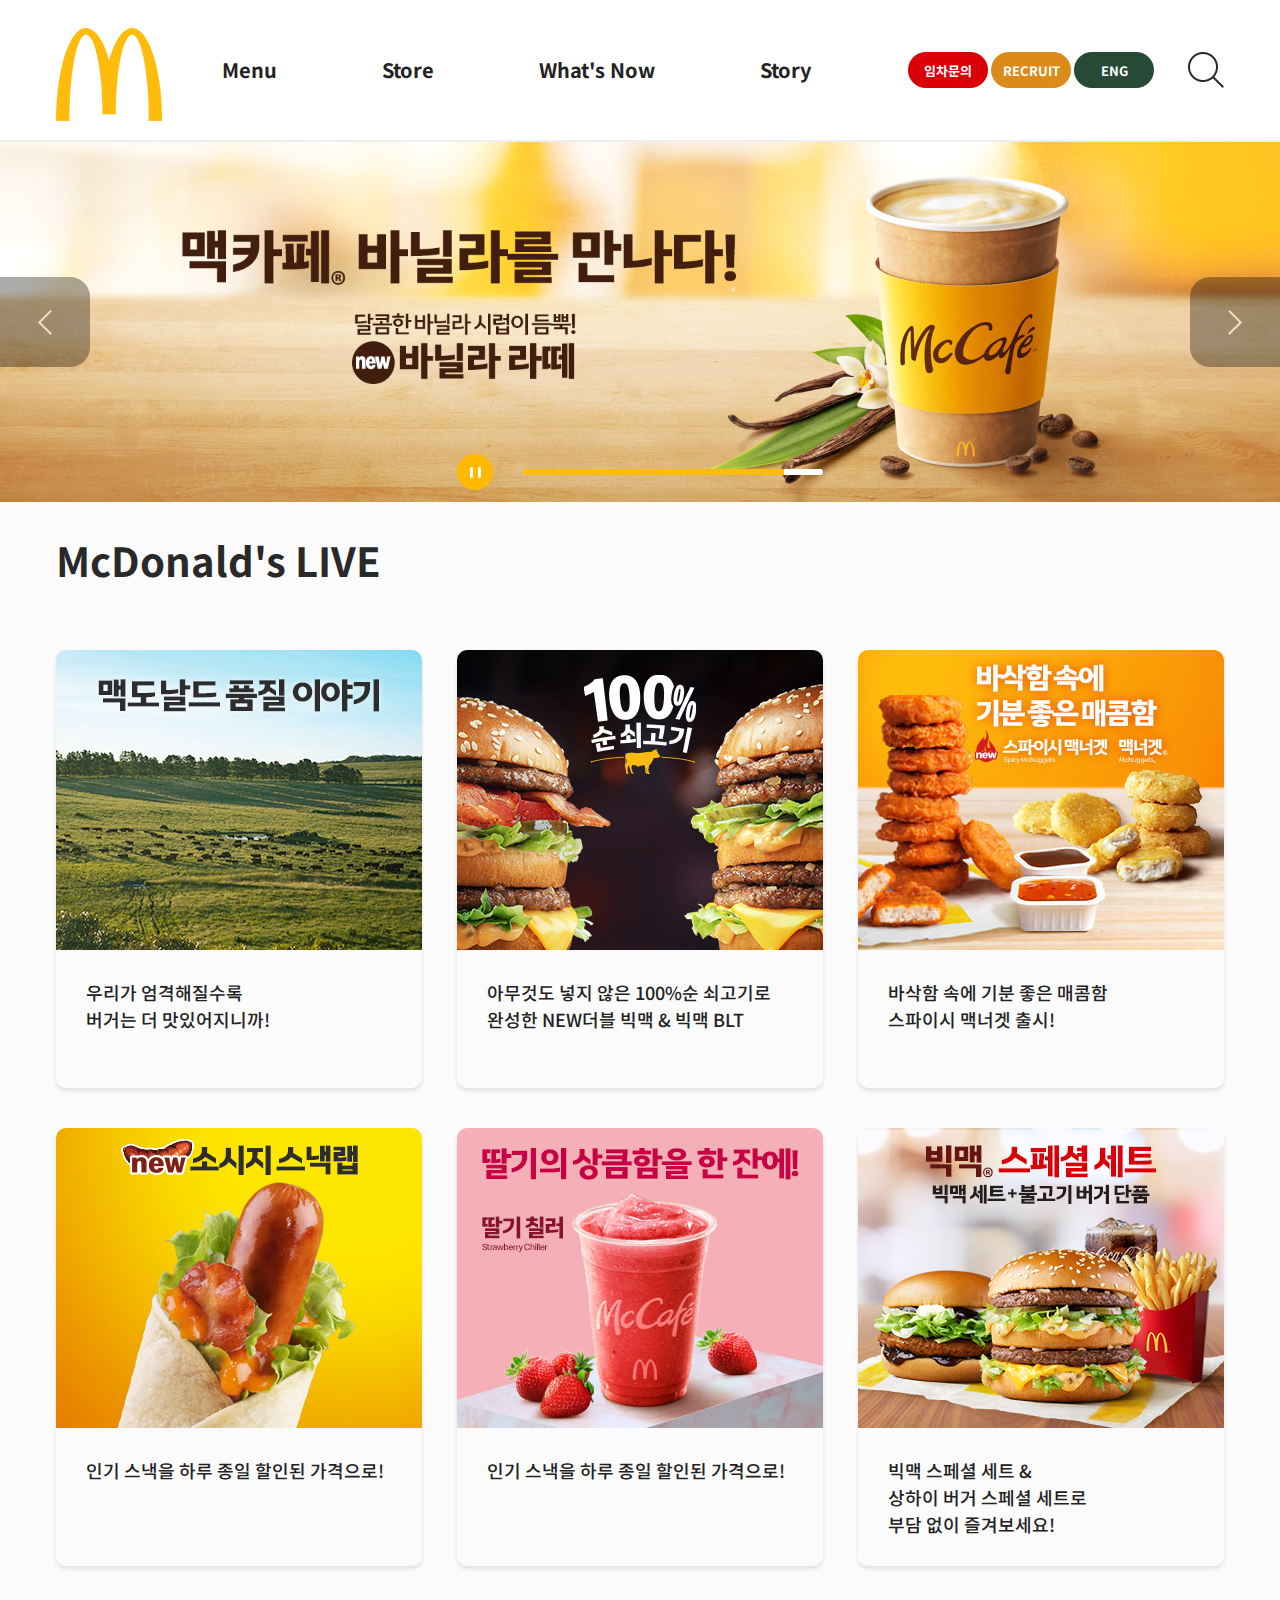
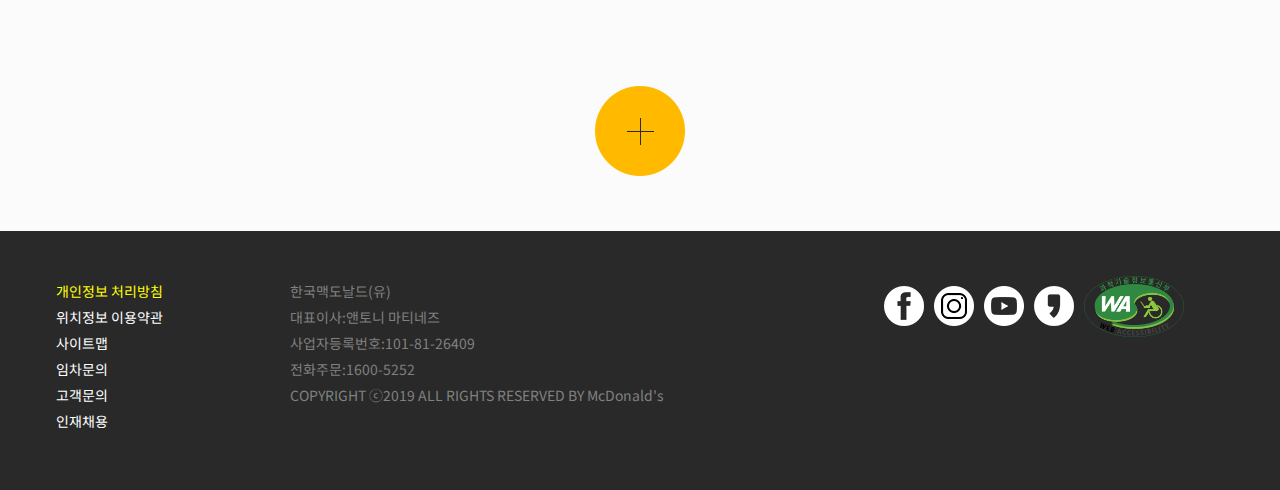
<file: mc/index.html>
<!DOCTYPE html>
<html lang="en">
<head>
    <meta charset="UTF-8">
    <meta http-equiv="X-UA-Compatible" content="IE=edge">
    <meta name="viewport" content="width=device-width, initial-scale=1.0">
    <title>Document</title>
    <link rel="stylesheet" href="css/reset.css">
    <link rel="stylesheet" href="css/style.css">
    <link rel="stylesheet" href="css/style1.css">
    <link rel="stylesheet" href="css/swiper.css">

    <script src="https://code.jquery.com/jquery-2.2.4.min.js"></script>
    <script src="js/javascript.js" defer></script>
    <script src="https://unpkg.com/swiper/swiper-bundle.min.js"></script>
</head>
<body>
    <div id="wrap">
        <div class="response">
            <div class="response-menuBar">
                <a href="#" class="logoBt" title="logoBt"><img src="./img/logo.png" alt="m-logo"></a>
                <a href="javascript:" class="barCloseBt">
                    <i class="bar bar1"></i>
                    <i class="bar bar2"></i>
                </a>
            </div>
            <div class="response-menu">
                <ul>
                    <li><a href="#" class="mainBt" title="Menu">Menu</a>
                        <ul>
                            <li><a href="#">버거</a></li>
                            <li><a href="#">맥런치</a></li>
                            <li><a href="#">맥모닝</a></li>
                            <li><a href="#">해피 스낵</a></li>
                            <li><a href="#">사이드 & 디저트</a></li>
                            <li><a href="#">맥카페 & 음료</a></li>
                            <li><a href="#">해피밀</a></li>
                        </ul>
                    </li>
                    <li><a  href="#" class="mainBt" title="Store">Store</a>
                        <ul>
                            <li><a href="#">매장찾기</a></li>
                            <li><a href="#">맥딜리버리</a></li>
                            <li><a href="#">맥드라이브</a></li>
                            <li><a href="#">임차문의</a></li>
                        </ul>
                    </li>
                    <li><a href="#" class="mainBt" title="What's New">What's New</a>
                        <ul>
                            <li><a href="#">프로모션</a></li>
                            <li><a href="#">새로운 소식</a></li>
                            <li><a href="#">이달의 해피밀</a></li>
                        </ul>
                    </li>
                    <li><a  href="#" class="mainBt" title="Story">Story</a>
                        <ul>
                            <li><a href="#">브랜드 소개</a></li>
                            <li><a href="#">사회적 책임과 지원</a></li>
                            <li><a href="#">맥도날드 품질 이야기</a></li>
                            <li><a href="#">맥도날드 사람들</a></li>
                        </ul>
                    </li>
                </ul>
            </div>
        </div>
        <div id="header">
            <div class="header-inner cf">
                <div class="logo">
                    <a href="#"><img src="./img/logo.png" alt="로고"></a>
                </div>
                <div class="bar">
                    <span class="bar1"></span>
                    <span class="bar2"></span>
                    <span class="bar3"></span>
                </div>
                <div class="delivery">
                    <a href="#">딜리버리</a>
                </div>
                <div class="nav">
                    <div class="menu">
                        <div class="bg"></div>
                        <ul class="cf">
                            <li><a href="#">Menu</a>
                                <ul class="cf2">
                                    <li><a href="#">버거</a></li>
                                    <li><a href="#">맥런치</a></li>
                                    <li><a href="#">맥모닝</a></li>
                                    <li><a href="#">해피 스낵</a></li>
                                    <li><a href="#">사이드 & 디저트</a></li>
                                    <li><a href="#">맥카페 & 음료</a></li>
                                    <li><a href="#">해피밀</a></li>
                                </ul>
                            </li>
                            <li><a href="#">Store</a>
                                <ul class="cf2">
                                    <li><a href="#">매장찾기</a></li>
                                    <li><a href="#">맥딜리버리</a></li>
                                    <li><a href="#">맥드라이브</a></li>
                                    <li><a href="#">임차문의</a></li>
                                </ul>
                            </li>
                            <li><a href="#">What's Now</a>
                                <ul class="cf2">
                                    <li><a href="#">프로모션</a></li>
                                    <li><a href="#">새로운 소식</a></li>
                                    <li><a href="#">이달의 해피밀</a></li>
                                </ul>
                            </li>
                            <li><a href="#">Story</a>
                                <ul class="cf2">
                                    <li><a href="#">브랜드 소개</a></li>
                                    <li><a href="#">사회적 책임과 지원</a></li>
                                    <li><a href="#">맥도날드 품질 이야기</a></li>
                                    <li><a href="#">맥도날드 사람들</a></li>
                                </ul>
                            </li>
                        </ul>
                    </div>
                </div><!-- nav -->
                <div class="util">
                    <a href="#" class="renter">임차문의</a>
                    <a href="#" class="recruit">RECRUIT</a>
                    <a href="#" class="lang">ENG</a>
                </div>
                <div class="search">
                    <div class="search-img"><a href="#"></a></div>
                </div>
            </div>
        </div><!-- header -->
        <div id="banner">
            <!-- Swiper -->
            <div class="swiper mySwiper">
                <div class="swiper-wrapper">
                <div class="swiper-slide"><a href="#"><img src="./img/큰사진1.png" alt="큰사진1"></a></div>
                    <div class="swiper-slide"><a href="#"><img src="./img/큰사진2.png" alt="큰사진2"></a></div>
                    <div class="swiper-slide"><a href="#"><img src="./img/큰사진3.png" alt="큰사진3"></a></div>
                    <div class="swiper-slide"><a href="#"><img src="./img/큰사진4.jpg" alt="큰사진4"></a></div>
                </div>
                <div class="swiper-button-next"></div>
                <div class="swiper-button-prev"></div>
            </div>
            <div class="indicator">
                <div role="text" class="timer"><div class="gage"></div></div>
                <button type="button" class="pause"></button>
        </div>
        </div><!-- banner -->
        <div id="content">
            <div class="content-Area">
                <h2>McDonald's LIVE</h2>
                <ul class="List">
                    <li>
                        <a href="#" class="one">
                            <div class="picture">
                                <img src="./img/사진1.png" alt="사진1">
                            </div>
                            <div class="text">
                                <strong>우리가 엄격해질수록 <br>버거는 더 맛있어지니까!</strong>
                            </div>
                        </a>
                    </li>
                    <li>
                        <a href="#" class="two">
                            <div class="picture">
                                <img src="./img/사진2.png" alt="사진2">
                            </div>
                            <div class="text">
                                <strong>아무것도 넣지 않은 100%순 쇠고기로 <br>완성한 NEW더블 빅맥 & 빅맥 BLT</strong>
                            </div>
                        </a>
                    </li>
                    <li>
                        <a href="#" class="three">
                            <div class="picture">
                                <img src="./img/사진3.jpg" alt="사진3">
                            </div>
                            <div class="text">
                                <strong>바삭함 속에 기분 좋은 매콤함 <br>스파이시 맥너겟 출시!</strong>
                            </div>
                        </a>
                    </li>
                    <li>
                        <a href="#" class="four">
                            <div class="picture">
                                <img src="./img/사진4.png" alt="사진4">
                            </div>
                            <div class="text">
                                <strong>인기 스낵을 하루 종일 할인된 가격으로!</strong>
                            </div>
                        </a>
                    </li>
                    <li>
                        <a href="#" class="five">
                            <div class="picture">
                                <img src="./img/사진5.png" alt="사진5">
                            </div>
                            <div class="text">
                                <strong>인기 스낵을 하루 종일 할인된 가격으로!</strong>
                            </div>
                        </a>
                    </li>
                    <li>
                        <a href="#" class="six">
                            <div class="picture">
                                <img src="./img/사진6.png" alt="사진6">
                            </div>
                            <div class="text">
                                <strong>빅맥 스페셜 세트 & <br>상하이 버거 스페셜 세트로 <br>부담 없이 즐겨보세요!</strong>
                            </div>
                        </a>
                    </li>
                    <li>
                        <a href="#" class="seven" >
                            <div class="picture">
                                <img src="./img/사진7.jpg" alt="사진7">
                            </div>
                            <div class="text">
                                <strong>케이준 치즈 맥치킨 출시!<br>점심을 제대로,굿런치 맥런치!</strong>
                            </div>
                        </a>
                    </li>
                    <li>
                        <a href="#" class="eight" >
                            <div class="picture">
                                <img src="./img/사진8.png" alt="사진8">
                            </div>
                            <div class="text">
                                <strong>갓 구워내 따뜻하고 신선한<br>점심을 제대로,굿런치 맥런치!</strong>
                            </div>
                        </a>
                    </li>
                    <li>
                        <a href="#" class="nine" >
                            <div class="picture">
                                <img src="./img/사진9.png" alt="사진9">
                            </div>
                            <div class="text">
                                <strong>디테일의 차이가 버거의 차이!</strong>
                            </div>
                        </a>
                    </li>
                    <li>
                        <a href="#" class="ten">
                            <div class="picture">
                                <img src="./img/사진10.png" alt="사진10">
                            </div>
                            <div class="text">
                                <strong>더 편리해진 맥도날드 앱 사용법</strong>
                            </div>
                        </a>
                    </li>
                    <li>
                        <a href="#" class="eleven" >
                            <div class="picture">
                                <img src="./img/사진11.png" alt="사진11">
                            </div>
                            <div class="text">
                                <strong>3100원부터 즐기는<br>맥모닝 콤보를 만나보세요</strong>
                            </div>
                        </a>
                    </li>
                    <li>
                        <a href="#" class="twelve" >
                            <div class="picture">
                                <img src="./img/사진12.png" alt="사진12">
                            </div>
                            <div class="text">
                                <strong>취향저격 쿠폰부터 쏠쏠한 정보까지! 지금<br>맥도날드 앱 가입하고 쿠폰받자</strong>
                            </div>
                        </a>
                    </li>
                    <li>
                        <a href="#" class="thirteen">
                            <div class="picture">
                                <img src="./img/사진13.jpg" alt="사진13">
                            </div>
                            <div class="text">
                                <strong>맥도날드 버거는 어떻게 만들어질까?<br>주방은 어떻게 관리되고 있을까?<br>전국 매장에서 직접 확인해보세요!</strong>
                            </div>
                        </a>
                    </li>
                    <li>
                        <a href="#" class="fourteen">
                            <div class="picture">
                                <img src="./img/사진14.jpg" alt="사진14">
                            </div>
                            <div class="text">
                                <strong>전문 코치들의 체계적이고 전문적인<br>교육을 통해 지역사회 행복에 기여합니다</strong>
                            </div>
                        </a>
                    </li>
                    <li>
                        <a href="#" class="fifteen" >
                            <div class="picture">
                                <img src="./img/사진15.png" alt="사진15">
                            </div>
                            <div class="text">
                                <strong>귀하의 토지,건물에 맥도날드를 유치<br>하세요!</strong>
                            </div>
                        </a>
                    </li>
                </ul>
                <div class="btnMore">
                    <button class="More"></button>
                </div>
            </div>
            <div class="aside">
                <a href="#" class="go_story" title="품질 이야기로 이동"></a>
                <a href="#" class="goDelivery" title="새창 열림"></a>
            </div>
            <button type="button" class="btnTop"></button>
        </div><!-- content -->
        
        <div id="footer">
            <div class="footer-Area">
                <ul class="left">
                    <li><a href="#">개인정보 처리방침</a></li>
                    <li><a href="#">위치정보 이용약관</a></li>
                    <li><a href="#">사이트맵</a></li>
                    <li><a href="#">임차문의</a></li>
                    <li><a href="#">고객문의</a></li>
                    <li><a href="#">인재채용</a></li>
                </ul>
                <ul class="center">
                    <li>한국맥도날드(유)</li>
                    <li>대표이사:앤토니 마티네즈</li>
                    <li>사업자등록번호:101-81-26409</li>
                    <li>전화주문:1600-5252</li>
                    <li>COPYRIGHT ⓒ2019 ALL RIGHTS RESERVED BY McDonald's</li>
                </ul>
                <ul class="right">
                    <div class="sns">
                        <ul>
                            <li><a href="https://www.facebook.com/McDonaldsKorea" class="fb"></a></li>
                            <li><a href="https://www.instagram.com/accounts/login/?next=/mcdonalds_kr/" class="ig"></a></li>
                            <li><a href="https://www.youtube.com/user/McDonaldsKor" class="yt"></a></li>
                            <li><a href="https://story.kakao.com/ch/mcdonalds/feed" class="ks"></a></li>
                            <li><a href="http://www.webwatch.or.kr/Situation/WA_Situation.html?MenuCD=110"><img src="./img/web_accessibility.png" alt="sns2"></a></li>
                        </ul>
                    </div>
                </ul>
            </div>
        </div>
    </div>
</body>
</html>
</file>
<file: mc/css/style.css>
@charset "utf-8";
@import url('https://fonts.googleapis.com/css2?family=Noto+Sans+KR:wght@300;400;500;700&display=swap');
*{margin: 0; padding: 0; font-family: 'Noto Sans KR', sans-serif;}


#header{width: 100%; height: 140px;position: relative; position: fixed; z-index: 2; top: 0; left: 0; background: #fff;}
#header .header-inner{width: 1168px; height: 140px; margin: 0 auto; box-sizing: border-box;}
#header .header-inner .logo{float: left; position: relative; top: 28px;}
#header .header-inner .logo a img{display: block; width: 106px; height: 93px;}
#header .header-inner .nav{float: left;}
#header .header-inner .nav .menu{width: 696px; height: 140px;  padding-left: 50px;}
#header .header-inner .nav .menu .bg{width: 100%; height: 400px; background: #fff; border-top: 1px solid #ddd;  position: absolute; top: 140px; left: 0; display: none; }
#header .header-inner .nav .menu:hover .bg{display: block; z-index:3;}
#header .header-inner .nav .menu ul li{float: left; position: relative;}
#header .header-inner .nav .menu>ul>li>a{font-size: 20px; font-weight: 700; display: block; padding: 0 10px;  margin-right: 85px; line-height: 140px; }
#header .header-inner .nav .menu>ul>li:hover>a{display: block; border-bottom: 2px solid #ffbc0d; }
#header .header-inner .nav .menu ul li>ul{ position: absolute; top: 140px; left:0; z-index:4;  padding-top: 30px; display: none;}
#header .header-inner .nav .menu ul li>ul>li{width: 150px; height: 50px;}
#header .header-inner .nav .menu:hover ul li>ul{display: block; }
#header .header-inner .nav .menu ul li>ul>li>a:hover{color: #000; border-bottom: 1px solid #000; display: inline-block; }
#header .header-inner .nav .menu ul li>ul>li>a{display: inline-block; font-size: 16px; color: #777; }
#header .header-inner .util{display: inline-block; margin-top: 52px;}
#header .header-inner .util .renter{display: inline-block; width: 80px; padding-top: 2px; color: #fff; font-size: 13px; font-weight: 700; line-height: 34px; text-align: center; border-radius: 48px; background: #db0007;}
#header .header-inner .util .recruit{display: inline-block; width: 80px; padding-top: 2px; color: #fff; font-size: 13px; font-weight: 700; line-height: 34px; text-align: center; border-radius: 48px; background: #db8b1a;}
#header .header-inner .util .lang{display: inline-block; width: 80px; padding-top: 2px; color: #fff; font-size: 13px; font-weight: 700; line-height: 34px; text-align: center; border-radius: 48px; background: #264a36;}
#header .header-inner .search{float: right; margin-top: 52px;}
#header .header-inner .search .search-img a{display: block; width: 36px; height: 36px; background: url(../img/ico_search.png) no-repeat center;}



#banner{width: 100%;  position: relative; margin: 140px auto; cursor: pointer; top: 2px; margin-bottom: 0; overflow: hidden; }
#banner .swiper-button-prev{position: absolute; top: 50%; left:0; width: 90px; height: 90px;  background: url(../img/bg_swiper_new.png) 0 0 no-repeat; margin-top: -45px; cursor: pointer; z-index: 9999;}
#banner .swiper-button-next{position: absolute; top: 50%; right: 0; width: 90px; height: 90px;  background: url(../img/bg_swiper_new.png) 0 0 no-repeat; margin-top: -45px; cursor: pointer; background-position: 0 -90px; z-index: 9999;}
.swiper-wrapper{width: 100%;}
.swiper-slide>img{width: 100%;}
#banner .indicator{position: absolute; left: 50%; bottom: 27px; width: 366px; margin-left: -183px; padding-left:66px; z-index: 1;}
#banner .indicator .timer{transition: .3s; display: block; position: relative; overflow: hidden; width: 300px; height: 6px; border-radius: 6px; background: #fff; vertical-align: top;}
#banner .indicator .timer .gage{width: 0; background: #ffbc0d; height: 100%; position: absolute; left: 0;}
#banner .indicator .pause{position: absolute; top: 50%; left: 0; width: 36px; height: 36px; margin-top: -18px; background: url(../img/bg_swiper_new.png) -92px 0 no-repeat; cursor: pointer; background-position: -92px -36px;}
#banner .indicator .pause.on{position: absolute; top: 50%; left: 0; width: 36px; height: 36px; margin-top: -18px; background: url(../img/bg_swiper_new.png) -92px 0 no-repeat; cursor: pointer; }

#content{width: 100%;  background: #fbfbfb; height: 1241px; padding: 30px 0 60px 0; position: relative;}
.content-Area{width: 1168px; margin: 0 auto;  height: 1100px;}
.content-Area>h2{font-size: 40px; color: #292929; font-weight: 700; padding-bottom: 60px;}
.content-Area .List{width: 1203px; height: 946px;}
.content-Area .List>li{float: left;}
.content-Area .List>li>.one{display: inline-block; width: 366px; height: 438px; border-radius: 10px; box-shadow: 0 3px 4px rgb(0 0 0 / 10%); overflow: hidden; margin-bottom: 35px;}
.content-Area .List>li>.one>.picture>img{width: 366px; height: 300px;}
.content-Area .List>li>.one>.text>strong{display: block; font-size: 18px; margin: 24px 30px;font-weight: 500; }


.content-Area .List>li{float: left;}
.content-Area .List>li>.two{display: inline-block; width: 366px; height: 438px; border-radius: 10px; box-shadow: 0 3px 4px rgb(0 0 0 / 10%); overflow: hidden; margin: 0 0 35px 35px;}
.content-Area .List>li>.two>.picture>img{width: 366px; height: 300px;}
.content-Area .List>li>.two>.text>strong{display: block; font-size: 18px; margin: 24px 30px; font-weight: 500;}

.content-Area .List>li{float: left;}
.content-Area .List>li>.three{display: inline-block; width: 366px; height: 438px; border-radius: 10px; box-shadow: 0 3px 4px rgb(0 0 0 / 10%); overflow: hidden; margin: 0 0 35px 35px;}
.content-Area .List>li>.three>.picture>img{width: 366px; height: 300px;}
.content-Area .List>li>.three>.text>strong{display: block; font-size: 18px; margin: 24px 30px;font-weight: 500; }

.content-Area .List>li{float: left;}
.content-Area .List>li>.four{display: inline-block; width: 366px; height: 438px; border-radius: 10px; box-shadow: 0 3px 4px rgb(0 0 0 / 10%); overflow: hidden; margin: 0 0 35px 0;}
.content-Area .List>li>.four>.picture>img{width: 366px; height: 300px;}
.content-Area .List>li>.four>.text>strong{display: block; font-size: 18px; margin: 24px 30px;font-weight: 500; }

.content-Area .List>li{float: left;}
.content-Area .List>li>.five{display: inline-block; width: 366px; height: 438px; border-radius: 10px; box-shadow: 0 3px 4px rgb(0 0 0 / 10%); overflow: hidden; margin: 0 0 35px 35px;}
.content-Area .List>li>.five>.picture>img{width: 366px; height: 300px;}
.content-Area .List>li>.five>.text>strong{display: block; font-size: 18px; margin: 24px 30px;font-weight: 500; }

.content-Area .List>li{float: left;}
.content-Area .List>li>.six{display: inline-block; width: 366px; height: 438px; border-radius: 10px; box-shadow: 0 3px 4px rgb(0 0 0 / 10%); overflow: hidden; margin: 0 0 35px 35px;}
.content-Area .List>li>.six>.picture>img{width: 366px; height: 300px;}
.content-Area .List>li>.six>.text>strong{display: block; font-size: 18px; margin: 24px 30px;font-weight: 500; }

.content-Area .List>li>.seven{display: none; width: 366px; height: 438px; border-radius: 10px; box-shadow: 0 3px 4px rgb(0 0 0 / 10%); overflow: hidden; margin:  0 0 35px 0;}
.content-Area .List>li>.seven>.picture>img{width: 366px; height: 300px;}
.content-Area .List>li>.seven>.text>strong{display: block; font-size: 18px; margin: 24px 30px;font-weight: 500; }

.content-Area .List>li>.eight{display: none; width: 366px; height: 438px; border-radius: 10px; box-shadow: 0 3px 4px rgb(0 0 0 / 10%); overflow: hidden; margin: 0 0 35px 35px;}
.content-Area .List>li>.eight>.picture>img{width: 366px; height: 300px;}
.content-Area .List>li>.eight>.text>strong{display: block; font-size: 18px; margin: 24px 30px;font-weight: 500; }

.content-Area .List>li>.nine{display: none; width: 366px; height: 438px; border-radius: 10px; box-shadow: 0 3px 4px rgb(0 0 0 / 10%); overflow: hidden; margin: 0 0 35px 35px;}
.content-Area .List>li>.nine>.picture>img{width: 366px; height: 300px;}
.content-Area .List>li>.nine>.text>strong{display: block; font-size: 18px; margin: 24px 30px;font-weight: 500; }

.content-Area .List>li>.ten{display: none; width: 366px; height: 438px; border-radius: 10px; box-shadow: 0 3px 4px rgb(0 0 0 / 10%); overflow: hidden; margin:  0 0 35px 0;}
.content-Area .List>li>.ten>.picture>img{width: 366px; height: 300px;}
.content-Area .List>li>.ten>.text>strong{display: block; font-size: 18px; margin: 24px 30px;font-weight: 500; }

.content-Area .List>li>.eleven{display: none; width: 366px; height: 438px; border-radius: 10px; box-shadow: 0 3px 4px rgb(0 0 0 / 10%); overflow: hidden; margin: 0 0 35px 35px;}
.content-Area .List>li>.eleven>.picture>img{width: 366px; height: 300px;}
.content-Area .List>li>.eleven>.text>strong{display: block; font-size: 18px; margin: 24px 30px;font-weight: 500; }

.content-Area .List>li>.twelve{display: none; width: 366px; height: 438px; border-radius: 10px; box-shadow: 0 3px 4px rgb(0 0 0 / 10%); overflow: hidden; margin: 0 0 35px 35px;}
.content-Area .List>li>.twelve>.picture>img{width: 366px; height: 300px;}
.content-Area .List>li>.twelve>.text>strong{display: block; font-size: 18px; margin: 24px 30px;font-weight: 500; }

.content-Area .List>li>.thirteen{display: none; width: 366px; height: 438px; border-radius: 10px; box-shadow: 0 3px 4px rgb(0 0 0 / 10%); overflow: hidden; margin: 0 0 35px 0;}
.content-Area .List>li>.thirteen>.picture>img{width: 366px; height: 300px;}
.content-Area .List>li>.thirteen>.text>strong{display: block; font-size: 18px; margin: 24px 30px;font-weight: 500; }

.content-Area .List>li>.fourteen{display: none; width: 366px; height: 438px; border-radius: 10px; box-shadow: 0 3px 4px rgb(0 0 0 / 10%); overflow: hidden; margin: 0 0 35px 35px;}
.content-Area .List>li>.fourteen>.picture>img{width: 366px; height: 300px;}
.content-Area .List>li>.fourteen>.text>strong{display: block; font-size: 18px; margin: 24px 30px;font-weight: 500; }

.content-Area .List>li>.fifteen{display: none; width: 366px; height: 438px; border-radius: 10px; box-shadow: 0 3px 4px rgb(0 0 0 / 10%); overflow: hidden; margin: 0 0 35px 35px;}
.content-Area .List>li>.fifteen>.picture>img{width: 366px; height: 300px;}
.content-Area .List>li>.fifteen>.text>strong{display: block; font-size: 18px; margin: 24px 30px;font-weight: 500; }






.content-Area .btnMore{position: absolute; bottom: 50px; left: 50%; transform: translateX(-50%);}
.content-Area .btnMore>button{display: inline-block; width: 90px; height: 90px; background: url(../img/btn_more.png) 0 0 no-repeat; cursor: pointer;}

.aside{position: fixed; bottom: 110px; left: 49%; margin: 0 0 0 635px; z-index: 10;}
.aside .go_story{display: block; width: 121px; height: 121px; overflow: hidden; background: url(../img/사이드1.png) no-repeat center 0; margin-bottom: 20px;}
.aside .goDelivery{display: block; width: 121px; height: 121px; overflow: hidden; background: url(../img/사이드2.png) 0 0 no-repeat; background-size: cover;}
.btnTop{position: fixed; bottom: 45px; left: 50%; width: 51px; height: 48px; margin: 0 0 0 650px; background: url(../img/사이드3.png)0 14px no-repeat; z-index: 10; cursor: pointer;}

#footer{width: 100%; height: 259.34px; font-size: 14px; text-align: center;background: #292929; color: #fff;}
.footer-Area{padding: 45px 0 55px; width: 1168px; margin: 0 auto; text-align: left; display: flex; position: relative;}
.footer-Area>.left{width: 20%;}
.footer-Area>.left>li{margin-top: 5px;}
.footer-Area>.left>li>a{color: #fff;}
.footer-Area>.left>li:nth-child(1)>a{color: #ffff00;}
.footer-Area>.center{width: 50%;}
.footer-Area>.center>li{margin-top: 5px; color: #808080;}
.footer-Area>.right{width: 30%;}
.footer-Area>.right>.sns{width: 100%; height: 100%;}
.footer-Area>.right>.sns>ul{width: 100%; height: 100%;}
.footer-Area>.right>.sns>ul>li{float: left; margin-left: 10px;}
.footer-Area>.right>.sns>ul>li>.fb{display: block; width: 40px; height: 40px; overflow: hidden; background: url(../img/ico_sns.png); margin-top: 10px;}
.footer-Area>.right>.sns>ul>li>.ig{ display: block; width: 40px; height: 40px; overflow: hidden; background: url(../img/ico_sns.png)0 -40px; margin-top: 10px;}
.footer-Area>.right>.sns>ul>li>.yt{ display: block; width: 40px; height: 40px; overflow: hidden; background: url(../img/ico_sns.png)0 -80px; margin-top: 10px;}
.footer-Area>.right>.sns>ul>li>.ks{ display: block; width: 40px; height: 40px; overflow: hidden; background: url(../img/ico_sns.png)0 -120px; margin-top: 10px;}
.footer-Area>.right>.sns>ul>li:last-child{width: 100px;}

/* response */
.response{position: fixed; width: 100%; height: 100%; background: #fff; top: 0; left: -100%; z-index: 999; overflow: hidden; transition: .3s;}
.response .response-menuBar{display: flex; justify-content: space-between; border-bottom: 1px solid rgba(255, 255, 255, .15); padding-bottom: 5px;}
.response .response-menuBar .logoBt{width: 24px; height: 24px; display: block; margin-left: 10px; padding-top: 10px;}
.response .response-menuBar .logoBt img{width: 100%;}
.response .response-menuBar .barCloseBt{display: block; width: 22px; height: 22px; position: relative; margin-right: 10px; padding-top: 10px;}
.response .response-menuBar .barCloseBt .bar{display: block; position: absolute; top:50%; margin-top: -1px; left: 0; width: 100%; height: 2px; background: #000;}
.response .response-menuBar .barCloseBt .bar1{transform: rotate(-45deg);}
.response .response-menuBar .barCloseBt .bar2{transform: rotate(45deg);}
.response .response-menu>ul>li:first-child{border-top: 1px solid rgb(204, 203, 203);}
.response .response-menu>ul>li{padding: 10px 0; border-bottom: 1px solid rgb(204, 203, 203); position: relative;}
.response .response-menu>ul>li::after{width: 12px; height: 12px; position: absolute; top: 17px; right: 22px;  content: ""; background: url(../img/icon-location-menu-off.png) no-repeat 50%; margin-right: 15px;}
.response .response-menu>ul>li>a{font-size: 18px; color:#000; font-weight: bold; margin-left: 10px;}
.response .response-menu>ul>li>ul{display: none;}
.response .response-menu>ul>li.on>ul{display: block;}
.response .response-menu>ul>li>ul>li{border-bottom: none; padding: 3px 0;}
.response .response-menu>ul>li>ul>li>a{font-size: 16px; color: #000; font-weight: 400; margin-left: 20px;}

/* 반응형html */
.delivery>a{display: none;}

/* 반응형 */
@media screen and (max-width:1940px) {
    .response{display: none;}
}

@media screen and (max-width:1500px) {
    .aside{display: none;}
    .btnTop{display: none;}
}

@media screen and (max-width:1260px){
    .content-Area .List{width: 100%; height: 946px;}
    .footer-Area{width: 90%;}
    
}

@media screen and (max-width:1185px) {
    #header{width: 100%; height: 140px; background: #fff;}
    #header .header-inner{width: 100%; text-align: center; position: relative; box-sizing: border-box;}
    #header .header-inner .logo{float:none; text-align: center;}
    #header .header-inner .logo a img{display: inline;}
    #header .header-inner .bar{width: 40px; height: 30px; position: absolute; top: 55px; left: 20px; cursor: pointer;}
    #header .header-inner .bar>.bar1{display: block; width: 40px; height: 4px; background: #000; margin-bottom: 10px; border-radius: 5px;}
    #header .header-inner .bar .bar2{display: block; width: 40px; height: 4px; background: #000; margin-bottom: 10px;  border-radius: 5px;}
    #header .header-inner .bar .bar3{display: block; width: 40px; height: 4px; background: #000; border-radius: 5px;}
    #header .header-inner .nav{display: none;}
    #header .header-inner .util{display: none;}
    #header .header-inner .search{display: none;}
    #header .header-inner .delivery>a{display: inline-block; background: #db0007; border-radius: 15px; width: 70px; height: 30px; line-height: 30px; color: #fff; position: absolute; top: 55px; right: 20px;}
    .response{display: block;}
    #content{width: 100%; height: 1650px; margin: 0 auto; position: relative;}
    .content-Area{width: 100%; margin: 0 auto;  height: auto; text-align: center;}
    .content-Area .List{width: 767px; height: auto; margin: 0 auto;}
    .content-Area .List>li>.three{margin-left: 0;}
    .content-Area .List>li>.four{margin-left: 35px;}
    .content-Area .List>li>.five{margin-left: 0;}
    .content-Area .btnMore{position: absolute; bottom: 20px; left: 50%; transform: translate(-50%); }
    .content-Area .btnMore>a{display: block; width: 90px; height: 90px; background: url(../img/btn_more.png) 0 0 no-repeat;}
    
    .btnMore{display: none;}
}

@media screen and (max-width:1170px) {
    .footer-Area>.right{display: none;}
    .footer-Area{justify-content: space-evenly;}
}

@media screen and (max-width:850px) {
    #banner .indicator .timer{width: 150px;}
    #banner .indicator{margin-left: -136px;}
}

@media screen and (max-width:790px) {
    /* 콘텐츠사진배열 */
    #content{width: 100%; height: 1200px; margin: 0 auto; position: relative;}
    .content-Area{width: 100%; margin: 0 auto;  height: auto}
    .content-Area .List{width: 600px; height: auto; margin: 0 auto;}
    .content-Area .List>li>.two{margin-left: 0;}
    .content-Area .List>li>.four{display:none;}
    .content-Area .List>li>.five{display:none;}
    .content-Area .List>li>.six{display:none;}
    .content-Area .List>li>.one{display:inline-block; width: 600px; height: 300px; border-radius: 10px; box-shadow: 0 3px 4px rgb(0 0 0 / 10%); overflow: hidden; margin-bottom: 35px; display: flex; }
    .content-Area .List>li>.one>.picture>img{width:366px; height: 300px;}
    .content-Area .List>li>.one>.text{float: left;}
    .content-Area .List>li>.one>.text>strong{float: left; display:inline-block; font-size: 18px; margin:100px 30px 24px 30px;font-weight: 500;}

    .content-Area .List>li>.two{display: inline-block; width: 600px; height: 300px; border-radius: 10px; box-shadow: 0 3px 4px rgb(0 0 0 / 10%); overflow: hidden; margin-bottom: 35px; display: flex; }
    .content-Area .List>li>.two>.picture>img{width: 366px; height: 300px;}
    .content-Area .List>li>.two>.text{float: left;}
    .content-Area .List>li>.two>.text>strong{float: left; display:inline-block; font-size: 18px; margin:100px 30px 24px 30px;font-weight: 500;}

    .content-Area .List>li>.three{display: inline-block; width: 600px; height: 300px; border-radius: 10px; box-shadow: 0 3px 4px rgb(0 0 0 / 10%); overflow: hidden; margin-bottom: 35px; display: flex; }
    .content-Area .List>li>.three>.picture>img{width: 366px; height: 300px;}
    .content-Area .List>li>.three>.text{float: left;}
    .content-Area .List>li>.three>.text>strong{float: left; display:inline-block; font-size: 18px; margin:100px 30px 24px 30px;font-weight: 500;}
    .footer-Area>.left{width: 140px;}
    
    .btnMore{display: none;}
}

@media screen and (max-width:720px) {
    .content-Area>h2{font-size: 25px;}
    .content-Area .List{width: 400px; height: auto; margin: 0 auto;}
    .content-Area .List>li>.one{width: 400px; height: 200px; align-items: center;}
    .content-Area .List>li>.one>{display: block; width: 350px;}
    .content-Area .List>li>.one>.picture{}
    .content-Area .List>li>.one>.picture>img{display: block; width: 188px; height: 200px;}
    .content-Area .List>li>.one>.text{padding: 0 10px;}
    .content-Area .List>li>.one>.text>strong{width: 192px; margin: 0; font-size: 16px;}
    .content-Area .List>li>.two{width: 400px; height: 200px; align-items: center;}
    .content-Area .List>li>.two>{display: block; width: 350px;}
    .content-Area .List>li>.two>.picture{}
    .content-Area .List>li>.two>.picture>img{display: block; width: 188px; height: 200px;}
    .content-Area .List>li>.two>.text{padding: 0 10px;}
    .content-Area .List>li>.two>.text>strong{margin: 0; font-size: 16px;}
    .content-Area .List>li>.three{width: 400px; height: 200px; align-items: center;}
    .content-Area .List>li>.three>{display: block; width: 350px;}
    .content-Area .List>li>.three>.picture{}
    .content-Area .List>li>.three>.picture>img{display: block; width: 188px; height: 200px;}
    .content-Area .List>li>.three>.text{padding: 0 10px;}
    .content-Area .List>li>.three>.text>strong{margin: 0; font-size: 16px;}
    #content{height: 900px;}
}

@media screen and (max-width:630px) {
    .footer-Area{justify-content: space-between; width: 80%;}
    
}

@media screen and (max-width:600px) {
    #banner .swiper-button-next{display: none;}
    #banner .swiper-button-prev{display: none;}
    #banner .indicator .timer{width: 75px;}
    #banner .indicator{margin-left: -105px; bottom: 18px;}
}

@media screen and (max-width:530px) {
    #content{height: 650px;}
    .content-Area .List{width: 300px; height: auto; margin: 0 auto;}
    .content-Area .List>li>.one{width: 300px; height: 150px; align-items: center;}
    .content-Area .List>li>.one>{display: block; width: 350px;}
    .content-Area .List>li>.one>.picture{}
    .content-Area .List>li>.one>.picture>img{display: block; width: 133px; height: 150px;}
    .content-Area .List>li>.one>.text{padding: 0 10px;}
    .content-Area .List>li>.one>.text>strong{width: 147px; margin: 0; font-size: 14px;}
    .content-Area .List>li>.two{width: 300px; height: 150px; align-items: center;}
    .content-Area .List>li>.two>{display: block; width: 350px;}
    .content-Area .List>li>.two>.picture{}
    .content-Area .List>li>.two>.picture>img{display: block; width: 133px; height: 150px;}
    .content-Area .List>li>.two>.text{padding: 0 10px;}
    .content-Area .List>li>.two>.text>strong{margin: 0; font-size: 14px;}
    .content-Area .List>li>.three{width: 300px; height: 150px; align-items: center;}
    .content-Area .List>li>.three>{display: block; width: 350px;}
    .content-Area .List>li>.three>.picture{}
    .content-Area .List>li>.three>.picture>img{display: block; width: 133px; height: 150px;}
    .content-Area .List>li>.three>.text{padding: 0 10px;}
    .content-Area .List>li>.three>.text>strong{margin: 0; font-size: 14px;}
    .footer-Area{justify-content: space-between; width: 80%;}
    .footer-Area>.center>li{font-size: 12px;}
    .footer-Area>.left>li>a{font-size: 12px;}
    .content-Area .List>li>.one>.text{width: 212px;}
    .content-Area .List>li>.one>.text>strong{}

}
</file>
<file: mc/css/style1.css>
html,
      body {
        position: relative;
        height: 100%;
      }

      body {
        background: #eee;
        font-family: Helvetica Neue, Helvetica, Arial, sans-serif;
        font-size: 14px;
        color: #000;
        margin: 0;
        padding: 0;
      }

      .swiper {
        width: 100%;
        height: 100%;
      }

      .swiper-slide {
        text-align: center;
        font-size: 18px;
        background: #fff;

        /* Center slide text vertically */
        display: -webkit-box;
        display: -ms-flexbox;
        display: -webkit-flex;
        display: flex;
        -webkit-box-pack: center;
        -ms-flex-pack: center;
        -webkit-justify-content: center;
        justify-content: center;
        -webkit-box-align: center;
        -ms-flex-align: center;
        -webkit-align-items: center;
        align-items: center;
      }

      .swiper-slide img {
        display: block;
        width: 100%;
        height: 100%;
        object-fit: cover;
      }

      .swiper {
        margin-left: auto;
        margin-right: auto;
      }
</file>
